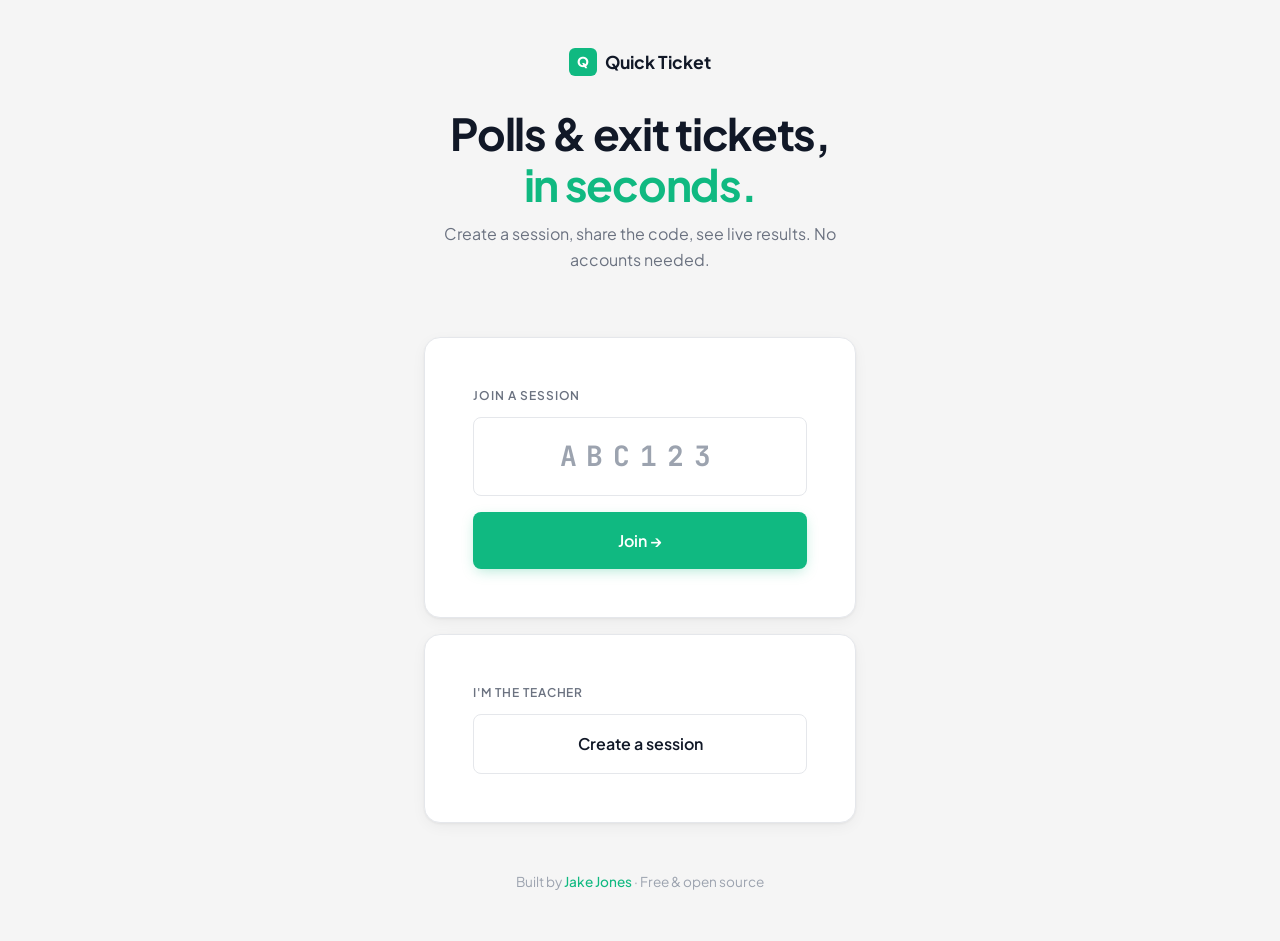
<file: quick-ticket/index.html>
<!DOCTYPE html>
<html lang="en">
<head>
  <meta charset="UTF-8" />
  <meta name="viewport" content="width=device-width, initial-scale=1.0" />
  <title>Quick Ticket — Classroom Polls & Exit Tickets</title>
  <meta name="description" content="Real-time classroom polling, emoji reactions, and exit tickets. No accounts. Free." />
  <meta property="og:title" content="Quick Ticket — Classroom Polls & Exit Tickets" />
  <meta property="og:description" content="Create a session, share the code, see live results. No accounts needed." />
  <meta name="theme-color" content="#10B981" />
  <link rel="icon" href="data:image/svg+xml,<svg xmlns='http://www.w3.org/2000/svg' viewBox='0 0 100 100'><rect width='80' height='80' x='10' y='10' rx='16' fill='%2310B981'/><text x='50' y='68' font-size='52' font-weight='800' text-anchor='middle' fill='white' font-family='system-ui'>Q</text></svg>" />

  <link rel="preconnect" href="https://fonts.googleapis.com" />
  <link rel="preconnect" href="https://fonts.gstatic.com" crossorigin />
  <link href="https://fonts.googleapis.com/css2?family=Plus+Jakarta+Sans:wght@400;500;600;700;800&family=JetBrains+Mono:wght@400;600;700&display=swap" rel="stylesheet" />

  <link rel="stylesheet" href="css/styles.css" />
</head>
<body>
  <main class="shell" style="max-width: 480px;">

    <!-- Logo -->
    <header class="center reveal reveal-1" style="margin-bottom: var(--s-8);">
      <div style="display: flex; justify-content: center; margin-bottom: var(--s-6);">
        <a href="index.html" class="logo">
          <span class="logo-icon">Q</span>
          Quick Ticket
        </a>
      </div>

      <h1 style="font-size: clamp(2rem, 7vw, 2.75rem); letter-spacing: -0.03em;">
        Polls & exit tickets,<br />
        <span style="color: var(--green);">in seconds.</span>
      </h1>
      <p class="muted" style="margin-top: var(--s-3); max-width: 34ch; margin-inline: auto;">
        Create a session, share the code, see live results. No accounts needed.
      </p>
    </header>

    <!-- Join card -->
    <div class="card reveal reveal-2" style="margin-bottom: var(--s-4);">
      <p class="label" style="margin-bottom: var(--s-3);">Join a session</p>

      <form id="join-form" onsubmit="return false;">
        <div class="field">
          <input
            id="join-code"
            class="input input--code"
            type="text"
            inputmode="latin"
            autocomplete="off"
            autocapitalize="characters"
            maxlength="6"
            placeholder="ABC123"
            aria-label="Room code"
          />
        </div>
        <button id="join-btn" class="btn btn--primary btn--block btn--lg" type="submit" style="margin-top: var(--s-4);">
          Join →
        </button>
      </form>
    </div>

    <!-- Create card -->
    <div class="card reveal reveal-3">
      <p class="label" style="margin-bottom: var(--s-3);">I'm the teacher</p>
      <a href="create.html" class="btn btn--secondary btn--block btn--lg">
        Create a session
      </a>
    </div>

    <!-- Footer -->
    <footer class="center caption reveal reveal-4" style="margin-top: var(--s-7);">
      <p>Built by <a href="https://jacobjones.dev">Jake Jones</a> · Free & open source</p>
    </footer>
  </main>

  <script type="module">
    const form = document.getElementById('join-form');
    const input = document.getElementById('join-code');

    input.addEventListener('input', () => {
      input.value = input.value.toUpperCase().replace(/[^A-Z0-9]/g, '');
    });

    form.addEventListener('submit', (e) => {
      e.preventDefault();
      const code = input.value.trim();
      if (code.length < 4) {
        input.focus();
        input.style.borderColor = 'var(--red)';
        input.style.boxShadow = '0 0 0 3px rgba(239,68,68,0.12)';
        input.addEventListener('input', () => {
          input.style.borderColor = '';
          input.style.boxShadow = '';
        }, { once: true });
        return;
      }
      window.location.href = `play.html?code=${encodeURIComponent(code)}`;
    });
  </script>
</body>
</html>
</file>
<file: quick-ticket/css/styles.css>
/* ============================================================
   QUICK TICKET — Design System
   Modern, clean SaaS aesthetic. White + emerald green.
   ============================================================ */

/* ---- Tokens ---------------------------------------------- */
:root {
  /* Color */
  --bg:           #F5F5F5;
  --surface:      #FFFFFF;
  --surface-alt:  #F0FAF4;
  --border:       #E5E7EB;
  --border-focus: #10B981;

  --ink:          #111827;
  --ink-secondary:#6B7280;
  --ink-tertiary: #9CA3AF;

  --green:        #10B981;
  --green-hover:  #059669;
  --green-light:  #D1FAE5;
  --green-glow:   rgba(16, 185, 129, 0.12);

  --red:          #EF4444;
  --red-light:    #FEE2E2;
  --gold:         #F59E0B;
  --gold-light:   #FEF3C7;

  /* Type */
  --font-display: 'Plus Jakarta Sans', -apple-system, system-ui, sans-serif;
  --font-body:    'Plus Jakarta Sans', -apple-system, system-ui, sans-serif;
  --font-mono:    'JetBrains Mono', 'SF Mono', 'Courier New', monospace;

  /* Scale */
  --s-1:  0.25rem;
  --s-2:  0.5rem;
  --s-3:  0.75rem;
  --s-4:  1rem;
  --s-5:  1.5rem;
  --s-6:  2rem;
  --s-7:  3rem;
  --s-8:  4rem;
  --s-9:  6rem;

  /* Radius */
  --r-sm: 8px;
  --r-md: 12px;
  --r-lg: 16px;
  --r-full: 9999px;

  /* Shadow */
  --shadow-sm:    0 1px 2px rgba(0,0,0,0.04);
  --shadow-card:  0 1px 3px rgba(0,0,0,0.06), 0 4px 16px -2px rgba(0,0,0,0.06);
  --shadow-lg:    0 4px 24px -4px rgba(0,0,0,0.10);
  --shadow-green: 0 4px 14px -3px rgba(16,185,129,0.35);
}

/* ---- Reset ----------------------------------------------- */
*, *::before, *::after { box-sizing: border-box; }
* { margin: 0; padding: 0; }
html { -webkit-text-size-adjust: 100%; }
body {
  font-family: var(--font-body);
  font-weight: 400;
  background: var(--bg);
  color: var(--ink);
  line-height: 1.6;
  min-height: 100dvh;
  -webkit-font-smoothing: antialiased;
  -moz-osx-font-smoothing: grayscale;
}

img, svg { display: block; max-width: 100%; }
button { font: inherit; color: inherit; background: none; border: 0; cursor: pointer; }
input, select, textarea { font: inherit; color: inherit; }
a { color: var(--green); text-decoration: none; font-weight: 500; transition: color 0.15s ease; }
a:hover { color: var(--green-hover); }

/* ---- Typography ------------------------------------------ */
h1, h2, h3 {
  font-family: var(--font-display);
  font-weight: 700;
  line-height: 1.15;
  letter-spacing: -0.02em;
  color: var(--ink);
}
.mono { font-family: var(--font-mono); letter-spacing: 0.02em; }
.label {
  font-size: 0.75rem;
  font-weight: 600;
  text-transform: uppercase;
  letter-spacing: 0.08em;
  color: var(--ink-secondary);
}

/* ---- Layout ---------------------------------------------- */
.shell {
  max-width: 64rem;
  margin: 0 auto;
  padding: var(--s-5) var(--s-4);
}
@media (min-width: 768px) { .shell { padding: var(--s-7) var(--s-5); } }

/* ---- Card ------------------------------------------------ */
.card {
  background: var(--surface);
  border: 1px solid var(--border);
  border-radius: var(--r-lg);
  padding: var(--s-6);
  box-shadow: var(--shadow-card);
}
@media (min-width: 768px) { .card { padding: var(--s-7); } }

/* ---- Divider --------------------------------------------- */
.divider {
  border: 0;
  height: 1px;
  background: var(--border);
  margin: var(--s-5) 0;
}

/* ---- Badge ----------------------------------------------- */
.badge {
  display: inline-flex;
  align-items: center;
  gap: var(--s-1);
  font-family: var(--font-mono);
  font-size: 0.75rem;
  font-weight: 600;
  letter-spacing: 0.04em;
  padding: 4px 10px;
  border-radius: var(--r-full);
  text-transform: uppercase;
}
.badge--green {
  background: var(--green-light);
  color: var(--green-hover);
}
.badge--gray {
  background: var(--bg);
  color: var(--ink-secondary);
  border: 1px solid var(--border);
}
.badge--live {
  background: var(--green-light);
  color: var(--green-hover);
}
.badge--live::before {
  content: '';
  width: 6px; height: 6px;
  border-radius: 50%;
  background: var(--green);
  animation: pulse-dot 2s ease-in-out infinite;
}
@keyframes pulse-dot {
  0%, 100% { opacity: 1; transform: scale(1); }
  50% { opacity: 0.5; transform: scale(1.4); }
}

/* ---- Buttons --------------------------------------------- */
.btn {
  display: inline-flex;
  align-items: center;
  justify-content: center;
  gap: var(--s-2);
  font-family: var(--font-display);
  font-weight: 600;
  font-size: 0.9rem;
  padding: var(--s-3) var(--s-5);
  border-radius: var(--r-sm);
  transition: all 0.15s ease;
  user-select: none;
  text-decoration: none;
}
.btn:active { transform: translateY(1px); }

.btn--primary {
  background: var(--green);
  color: #FFFFFF;
  box-shadow: var(--shadow-green);
}
.btn--primary:hover {
  background: var(--green-hover);
  box-shadow: 0 4px 18px -3px rgba(16,185,129,0.45);
}

.btn--secondary {
  background: var(--surface);
  color: var(--ink);
  border: 1.5px solid var(--border);
}
.btn--secondary:hover {
  border-color: var(--green);
  color: var(--green);
  background: var(--surface-alt);
}

.btn--ghost {
  background: transparent;
  color: var(--ink-secondary);
}
.btn--ghost:hover { color: var(--green); background: var(--surface-alt); }

.btn--danger {
  background: transparent;
  color: var(--red);
  border: 1.5px solid var(--red-light);
}
.btn--danger:hover { background: var(--red-light); }

.btn--block { width: 100%; }
.btn--lg { padding: var(--s-4) var(--s-6); font-size: 1rem; }

/* Option buttons (poll/quiz voting) */
.btn--option {
  background: var(--surface);
  color: var(--ink);
  border: 1.5px solid var(--border);
  text-align: left;
  padding: var(--s-4) var(--s-5);
  border-radius: var(--r-md);
  font-weight: 500;
  width: 100%;
}
.btn--option:hover {
  border-color: var(--green);
  background: var(--surface-alt);
}
.btn--option.selected {
  border-color: var(--green);
  background: var(--surface-alt);
  color: var(--green-hover);
  box-shadow: 0 0 0 3px var(--green-glow);
}

/* Activity type selector pills */
.btn--type {
  background: var(--surface);
  border: 1.5px solid var(--border);
  border-radius: var(--r-md);
  padding: var(--s-4) var(--s-5);
  display: flex;
  flex-direction: column;
  align-items: center;
  gap: var(--s-2);
  flex: 1;
  min-width: 100px;
  font-size: 0.85rem;
  font-weight: 600;
  color: var(--ink-secondary);
}
.btn--type:hover {
  border-color: var(--green);
  color: var(--green);
  background: var(--surface-alt);
}
.btn--type.selected {
  border-color: var(--green);
  background: var(--surface-alt);
  color: var(--green-hover);
  box-shadow: 0 0 0 3px var(--green-glow);
}
.btn--type .type-icon { font-size: 1.75rem; }

/* ---- Form controls --------------------------------------- */
.field { display: flex; flex-direction: column; gap: var(--s-2); }
.field label {
  font-size: 0.8rem;
  font-weight: 600;
  color: var(--ink-secondary);
}
.input, .select, .textarea {
  background: var(--surface);
  border: 1.5px solid var(--border);
  border-radius: var(--r-sm);
  padding: var(--s-3) var(--s-4);
  font-size: 1rem;
  transition: border-color 0.15s ease, box-shadow 0.15s ease;
}
.input:focus, .select:focus, .textarea:focus {
  outline: none;
  border-color: var(--green);
  box-shadow: 0 0 0 3px var(--green-glow);
}
.input::placeholder { color: var(--ink-tertiary); }
.input--code {
  font-family: var(--font-mono);
  font-size: 1.75rem;
  letter-spacing: 0.35em;
  text-align: center;
  text-transform: uppercase;
  font-weight: 700;
  padding: var(--s-4);
}

/* ---- Room code display ----------------------------------- */
.room-code {
  font-family: var(--font-mono);
  font-weight: 700;
  font-size: clamp(2.5rem, 8vw, 5rem);
  letter-spacing: 0.15em;
  color: var(--ink);
  line-height: 1;
}
.room-code-label {
  font-size: 0.7rem;
  font-weight: 600;
  letter-spacing: 0.1em;
  text-transform: uppercase;
  color: var(--ink-tertiary);
  margin-bottom: var(--s-1);
}

/* ---- Bar chart (poll/quiz results) ----------------------- */
.bar-item { margin-bottom: var(--s-4); }
.bar-header {
  display: flex;
  justify-content: space-between;
  align-items: baseline;
  margin-bottom: var(--s-2);
}
.bar-label { font-weight: 500; font-size: 0.95rem; }
.bar-count {
  font-family: var(--font-mono);
  font-weight: 700;
  font-size: 0.85rem;
  color: var(--ink-secondary);
}
.bar-track {
  height: 12px;
  background: var(--bg);
  border-radius: var(--r-full);
  overflow: hidden;
}
.bar-fill {
  height: 100%;
  background: var(--green);
  border-radius: var(--r-full);
  width: 0%;
  transition: width 0.5s cubic-bezier(.2,.8,.2,1);
}
.bar-fill--correct { background: var(--gold); }
.bar-fill--wrong   { background: var(--border); }

/* ---- Emoji reaction surface ------------------------------ */
.emoji-pad {
  display: grid;
  grid-template-columns: repeat(3, 1fr);
  gap: var(--s-3);
  margin-top: var(--s-4);
}
.emoji-btn {
  font-size: 2.25rem;
  padding: var(--s-4) 0;
  background: var(--surface);
  border: 1.5px solid var(--border);
  border-radius: var(--r-md);
  transition: all 0.12s ease;
}
.emoji-btn:hover {
  background: var(--surface-alt);
  border-color: var(--green);
  transform: scale(1.05);
}
.emoji-btn:active { transform: scale(0.95); }

/* Floating reactions on host view */
.emoji-float {
  position: absolute;
  font-size: 3rem;
  pointer-events: none;
  animation: floatUp 2.4s ease-out forwards;
}
@keyframes floatUp {
  0%   { transform: translateY(0) scale(0.6); opacity: 0; }
  15%  { transform: translateY(-20px) scale(1.1); opacity: 1; }
  100% { transform: translateY(-300px) scale(0.9); opacity: 0; }
}

/* ---- Confirmation / success state ------------------------ */
.check-circle {
  width: 64px; height: 64px;
  background: var(--green-light);
  border-radius: 50%;
  display: flex;
  align-items: center;
  justify-content: center;
  margin: 0 auto var(--s-4);
}
.check-circle svg {
  width: 32px; height: 32px;
  stroke: var(--green);
  stroke-width: 2.5;
  fill: none;
}

/* ---- Logo ------------------------------------------------ */
.logo {
  display: inline-flex;
  align-items: center;
  gap: var(--s-2);
  text-decoration: none;
  font-family: var(--font-display);
  font-weight: 700;
  font-size: 1.1rem;
  color: var(--ink);
}
.logo:hover { color: var(--ink); }
.logo-icon {
  width: 28px; height: 28px;
  background: var(--green);
  border-radius: 6px;
  display: flex;
  align-items: center;
  justify-content: center;
  color: white;
  font-weight: 800;
  font-size: 0.85rem;
}

/* ---- Page-load reveal ------------------------------------ */
.reveal { opacity: 0; transform: translateY(12px); animation: reveal 0.5s ease-out forwards; }
.reveal-1 { animation-delay: 0.05s; }
.reveal-2 { animation-delay: 0.12s; }
.reveal-3 { animation-delay: 0.2s; }
.reveal-4 { animation-delay: 0.3s; }
@keyframes reveal {
  to { opacity: 1; transform: translateY(0); }
}

/* ---- Utility --------------------------------------------- */
.center      { text-align: center; }
.stack > * + * { margin-top: var(--s-4); }
.stack-lg > * + * { margin-top: var(--s-6); }
.row         { display: flex; gap: var(--s-3); align-items: center; }
.row--wrap   { flex-wrap: wrap; }
.spread      { display: flex; justify-content: space-between; align-items: center; gap: var(--s-4); }
.muted       { color: var(--ink-secondary); }
.caption     { color: var(--ink-tertiary); font-size: 0.85rem; }
.hidden      { display: none !important; }

/* ---- Projector mode -------------------------------------- */
@media (min-width: 1200px) {
  .projector .room-code { font-size: 6rem; }
  .projector .bar-label { font-size: 1.3rem; }
  .projector .bar-track { height: 20px; }
  .projector h1 { font-size: 3rem; }
}

/* ---- Mobile refinements ---------------------------------- */
@media (max-width: 480px) {
  .card { padding: var(--s-5); }
  .btn--lg { padding: var(--s-3) var(--s-5); font-size: 0.95rem; }
  .emoji-pad { gap: var(--s-2); }
  .emoji-btn { font-size: 1.75rem; padding: var(--s-3) 0; }
  .spread { flex-direction: column; align-items: stretch; }
  .room-code { font-size: 2.5rem; }
  .btn--type { min-width: 80px; padding: var(--s-3) var(--s-3); }
  .btn--type .type-icon { font-size: 1.4rem; }
}

/* ---- Loading spinner ------------------------------------- */
.spinner {
  width: 32px; height: 32px;
  border: 3px solid var(--border);
  border-top-color: var(--green);
  border-radius: 50%;
  animation: spin 0.7s linear infinite;
  margin: 0 auto;
}
@keyframes spin { to { transform: rotate(360deg); } }

.loading-state {
  display: flex;
  flex-direction: column;
  align-items: center;
  gap: var(--s-3);
  padding: var(--s-6) 0;
}

/* ---- Error state ----------------------------------------- */
.error-state {
  text-align: center;
  padding: var(--s-6) 0;
}
.error-icon {
  width: 56px; height: 56px;
  background: var(--red-light);
  border-radius: 50%;
  display: flex;
  align-items: center;
  justify-content: center;
  margin: 0 auto var(--s-4);
  font-size: 1.5rem;
}
.error-state h2 {
  font-size: 1.1rem;
  margin-bottom: var(--s-2);
}
.error-state p {
  color: var(--ink-secondary);
  margin-bottom: var(--s-5);
  max-width: 28ch;
  margin-inline: auto;
}

/* ---- Empty / waiting state ------------------------------- */
.empty-state {
  text-align: center;
  padding: var(--s-7) 0;
}
.empty-icon {
  width: 64px; height: 64px;
  background: var(--surface-alt);
  border-radius: 50%;
  display: flex;
  align-items: center;
  justify-content: center;
  margin: 0 auto var(--s-4);
  font-size: 1.75rem;
}
.empty-state p {
  color: var(--ink-secondary);
}

/* ---- QR Modal -------------------------------------------- */
.modal-overlay {
  position: fixed;
  inset: 0;
  background: rgba(0,0,0,0.5);
  backdrop-filter: blur(4px);
  display: flex;
  align-items: center;
  justify-content: center;
  z-index: 100;
  animation: fadeIn 0.2s ease-out;
  padding: var(--s-4);
}
.modal {
  background: var(--surface);
  border-radius: var(--r-lg);
  padding: var(--s-7);
  max-width: 400px;
  width: 100%;
  box-shadow: var(--shadow-lg);
  text-align: center;
  animation: scaleIn 0.25s ease-out;
  position: relative;
}
.modal-close {
  position: absolute;
  top: var(--s-4);
  right: var(--s-4);
  width: 32px; height: 32px;
  border-radius: 50%;
  display: flex;
  align-items: center;
  justify-content: center;
  font-size: 1.2rem;
  color: var(--ink-tertiary);
  transition: all 0.15s ease;
}
.modal-close:hover {
  background: var(--bg);
  color: var(--ink);
}
.qr-container {
  background: white;
  padding: var(--s-5);
  border-radius: var(--r-md);
  display: inline-block;
  margin: var(--s-4) 0;
}
.qr-container canvas, .qr-container img {
  display: block;
  margin: 0 auto;
}

@keyframes fadeIn {
  from { opacity: 0; }
  to { opacity: 1; }
}
@keyframes scaleIn {
  from { opacity: 0; transform: scale(0.9); }
  to { opacity: 1; transform: scale(1); }
}

/* ---- Vote option staggered reveal ------------------------ */
.vote-option-reveal {
  opacity: 0;
  transform: translateY(8px);
  animation: reveal 0.4s ease-out forwards;
}
.vote-option-reveal:nth-child(1) { animation-delay: 0.05s; }
.vote-option-reveal:nth-child(2) { animation-delay: 0.1s; }
.vote-option-reveal:nth-child(3) { animation-delay: 0.15s; }
.vote-option-reveal:nth-child(4) { animation-delay: 0.2s; }
.vote-option-reveal:nth-child(5) { animation-delay: 0.25s; }
.vote-option-reveal:nth-child(6) { animation-delay: 0.3s; }

/* ---- Confirmation animation ------------------------------ */
.confirm-reveal {
  animation: confirmPop 0.5s cubic-bezier(.2, .8, .2, 1.2) forwards;
}
@keyframes confirmPop {
  0% { opacity: 0; transform: scale(0.8); }
  60% { transform: scale(1.05); }
  100% { opacity: 1; transform: scale(1); }
}

/* ---- Session closed banner ------------------------------- */
.closed-banner {
  background: var(--ink);
  color: white;
  text-align: center;
  padding: var(--s-3) var(--s-4);
  font-weight: 600;
  font-size: 0.85rem;
  letter-spacing: 0.02em;
}

/* ---- Copy button for room code --------------------------- */
.copy-btn {
  font-family: var(--font-mono);
  font-size: 0.75rem;
  color: var(--green);
  padding: var(--s-1) var(--s-2);
  border-radius: var(--r-sm);
  transition: all 0.15s ease;
}
.copy-btn:hover {
  background: var(--surface-alt);
}
.copy-btn.copied {
  color: var(--green-hover);
}

/* ---- Short answer response feed -------------------------- */
.response-feed {
  max-height: 500px;
  overflow-y: auto;
  scroll-behavior: smooth;
}
.response-card {
  background: var(--bg);
  border-radius: var(--r-md);
  padding: var(--s-4);
  margin-bottom: var(--s-3);
  animation: slideIn 0.3s ease-out;
  position: relative;
}
.response-card--hidden {
  background: var(--bg);
  border: 1.5px dashed var(--border);
  color: var(--ink-tertiary);
  cursor: pointer;
  transition: all 0.15s ease;
}
.response-card--hidden:hover {
  border-color: var(--green);
  background: var(--surface-alt);
}
.response-card--hidden .response-text {
  filter: blur(6px);
  user-select: none;
}
.response-text {
  font-size: 1rem;
  line-height: 1.5;
  word-break: break-word;
}
.response-meta {
  font-size: 0.75rem;
  color: var(--ink-tertiary);
  margin-top: var(--s-2);
}
.reveal-btn {
  font-size: 0.75rem;
  font-weight: 600;
  color: var(--green);
  margin-top: var(--s-2);
}
.reveal-btn:hover { color: var(--green-hover); }

.reveal-all-bar {
  display: flex;
  align-items: center;
  justify-content: space-between;
  gap: var(--s-3);
  margin-bottom: var(--s-4);
  padding: var(--s-3) var(--s-4);
  background: var(--surface-alt);
  border-radius: var(--r-sm);
}
.reveal-all-bar p {
  font-size: 0.85rem;
  color: var(--ink-secondary);
}

@keyframes slideIn {
  from { opacity: 0; transform: translateY(8px); }
  to { opacity: 1; transform: translateY(0); }
}

/* ---- Short answer text input (student side) -------------- */
.short-answer-area {
  position: relative;
}
.short-answer-input {
  width: 100%;
  min-height: 100px;
  resize: vertical;
  background: var(--surface);
  border: 1.5px solid var(--border);
  border-radius: var(--r-md);
  padding: var(--s-4);
  font-size: 1rem;
  line-height: 1.5;
  transition: border-color 0.15s ease, box-shadow 0.15s ease;
}
.short-answer-input:focus {
  outline: none;
  border-color: var(--green);
  box-shadow: 0 0 0 3px var(--green-glow);
}
.char-count {
  position: absolute;
  bottom: var(--s-3);
  right: var(--s-4);
  font-family: var(--font-mono);
  font-size: 0.75rem;
  color: var(--ink-tertiary);
}
.char-count--warn { color: var(--red); }

/* ---- Create another button ------------------------------- */
.create-another {
  margin-top: var(--s-5);
  text-align: center;
}
</file>
